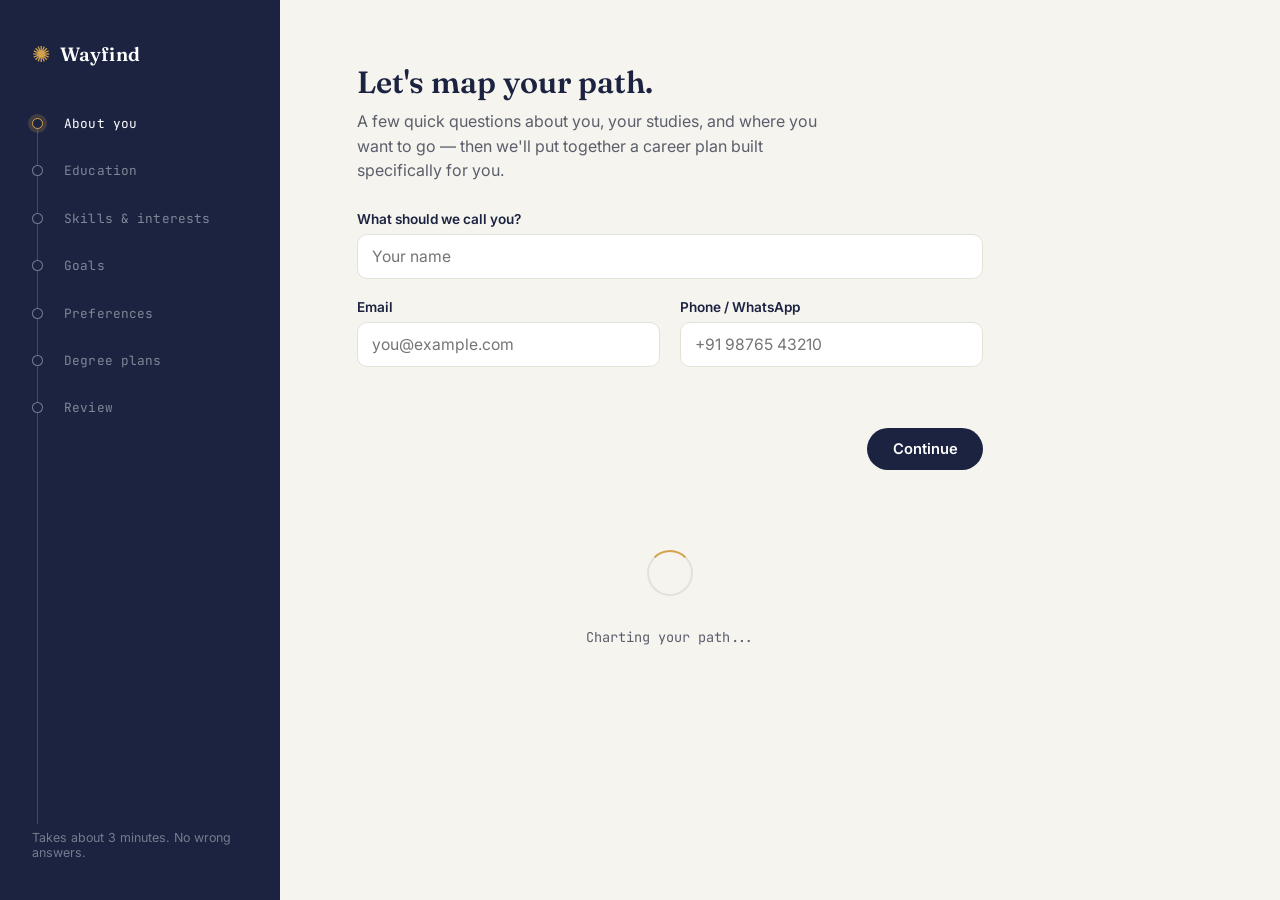
<file: career_guidance_system/frontend/index.html>
<!DOCTYPE html>
<html lang="en">
<head>
<meta charset="UTF-8">
<meta name="viewport" content="width=device-width, initial-scale=1.0">
<title>Wayfind — Find your career path</title>
<link rel="preconnect" href="https://fonts.googleapis.com">
<link href="https://fonts.googleapis.com/css2?family=Fraunces:opsz,wght@9..144,400;9..144,500;9..144,600&family=Inter:wght@400;500;600&family=JetBrains+Mono:wght@400;500&display=swap" rel="stylesheet">
<link rel="stylesheet" href="style.css">
</head>
<body>

<div class="app">

  <!-- Waypoint rail: encodes actual progress through the assessment -->
  <aside class="rail" aria-hidden="false">
    <div class="rail-brand">
      <span class="rail-mark">✺</span>
      <span class="rail-name">Wayfind</span>
    </div>
    <ol class="waypoints" id="waypoints">
      <li data-step="0"><span class="wp-dot"></span><span class="wp-label">About you</span></li>
      <li data-step="1"><span class="wp-dot"></span><span class="wp-label">Education</span></li>
      <li data-step="2"><span class="wp-dot"></span><span class="wp-label">Skills & interests</span></li>
      <li data-step="3"><span class="wp-dot"></span><span class="wp-label">Goals</span></li>
      <li data-step="4"><span class="wp-dot"></span><span class="wp-label">Preferences</span></li>
      <li data-step="5"><span class="wp-dot"></span><span class="wp-label">Degree plans</span></li>
      <li data-step="6"><span class="wp-dot"></span><span class="wp-label">Review</span></li>
    </ol>
    <p class="rail-note">Takes about 3 minutes. No wrong answers.</p>
  </aside>

  <main class="stage">

    <form id="quiz" novalidate>

      <!-- Step 0: About you -->
      <section class="step" data-step="0">
        <h1>Let's map your path.</h1>
        <p class="lede">A few quick questions about you, your studies, and where you want to go — then we'll put together a career plan built specifically for you.</p>
        <div class="field">
          <label for="name">What should we call you?</label>
          <input type="text" id="name" name="name" placeholder="Your name" required>
        </div>
        <div class="field-row">
          <div class="field">
            <label for="email">Email</label>
            <input type="email" id="email" name="email" placeholder="you@example.com" required>
          </div>
          <div class="field">
            <label for="phone">Phone / WhatsApp</label>
            <input type="tel" id="phone" name="phone" placeholder="+91 98765 43210" required>
          </div>
        </div>
      </section>

      <!-- Step 1: Education -->
      <section class="step" data-step="1" hidden>
        <h1>Where are you in your studies?</h1>
        <div class="field">
          <label for="current_education">Current education stage</label>
          <select id="current_education" name="current_education" required>
            <option value="" disabled selected>Choose one</option>
            <option>High School</option>
            <option>Undergraduate</option>
            <option>Postgraduate</option>
            <option>Working Professional</option>
            <option>Other</option>
          </select>
        </div>

        <div id="college-fields" hidden>
          <div class="field-row">
            <div class="field">
              <label for="degree_course">Degree / course</label>
              <input type="text" id="degree_course" name="degree_course" placeholder="e.g. B.Tech CSE">
            </div>
            <div class="field">
              <label for="current_year">Current year / semester</label>
              <input type="text" id="current_year" name="current_year" placeholder="e.g. 3rd year">
            </div>
          </div>
          <div class="field">
            <label for="college">College / university</label>
            <input type="text" id="college" name="college" placeholder="Your institution">
          </div>
        </div>
      </section>

      <!-- Step 2: Skills & interests -->
      <section class="step" data-step="2" hidden>
        <h1>What are you good at — and drawn to?</h1>
        <p class="lede">Type something and press Enter to add it as a tag.</p>
        <div class="field">
          <label for="skills_input">Skills you already have</label>
          <div class="tag-input" data-target="skills">
            <div class="tags" id="skills_tags"></div>
            <input type="text" id="skills_input" placeholder="e.g. Python, Public speaking, Excel">
          </div>
        </div>
        <div class="field">
          <label for="interests_input">Things you're interested in</label>
          <div class="tag-input" data-target="interests">
            <div class="tags" id="interests_tags"></div>
            <input type="text" id="interests_input" placeholder="e.g. Design, Healthcare, AI">
          </div>
        </div>
      </section>

      <!-- Step 3: Goals -->
      <section class="step" data-step="3" hidden>
        <h1>What are you working toward?</h1>
        <div class="field">
          <label for="career_goals">Describe your career goal in your own words</label>
          <textarea id="career_goals" name="career_goals" rows="3" placeholder="e.g. I want to become a data analyst and eventually lead a data team" required></textarea>
        </div>
        <div class="field-row">
          <div class="field">
            <label for="preferred_career_field">Preferred career field <span class="opt">(optional)</span></label>
            <input type="text" id="preferred_career_field" name="preferred_career_field" placeholder="e.g. Data Science">
          </div>
          <div class="field">
            <label for="current_experience">Current experience <span class="opt">(optional)</span></label>
            <input type="text" id="current_experience" name="current_experience" placeholder="Internships, projects, or 'None yet'">
          </div>
        </div>
      </section>

      <!-- Step 4: Preferences -->
      <section class="step" data-step="4" hidden>
        <h1>Any preferences we should factor in?</h1>
        <div class="field-row">
          <div class="field">
            <label for="preferred_location">Preferred location <span class="opt">(optional)</span></label>
            <input type="text" id="preferred_location" name="preferred_location" placeholder="City, state, or 'Anywhere'">
          </div>
          <div class="field">
            <label for="budget_preference">Budget for higher education <span class="opt">(optional)</span></label>
            <input type="text" id="budget_preference" name="budget_preference" placeholder="e.g. Under ₹5L, flexible">
          </div>
        </div>
      </section>

      <!-- Step 5: Degree plans (lead qualification) -->
      <section class="step" data-step="5" hidden>
        <h1>How are you thinking about your next degree?</h1>
        <div class="field">
          <div class="choice-grid" id="degree_mode_group" data-name="degree_mode">
            <button type="button" class="choice" data-value="Online Degree">Online Degree</button>
            <button type="button" class="choice" data-value="Offline/Regular Degree">Offline / Regular Degree</button>
            <button type="button" class="choice" data-value="Hybrid">Hybrid</button>
            <button type="button" class="choice" data-value="Distance Learning">Distance Learning</button>
            <button type="button" class="choice" data-value="Not Sure Yet">Not sure yet</button>
          </div>
        </div>
        <div class="field">
          <label>Would you like help choosing the right degree, university, or specialization?</label>
          <div class="choice-grid" id="counseling_group" data-name="counseling_interest">
            <button type="button" class="choice" data-value="Yes, I want counseling">Yes, I want counseling</button>
            <button type="button" class="choice" data-value="Yes, I want more information">Yes, send me more info</button>
            <button type="button" class="choice" data-value="Maybe, I'm exploring options">Maybe, I'm exploring</button>
            <button type="button" class="choice" data-value="No, I just want career guidance">No, just career guidance</button>
          </div>
        </div>
        <div class="field" id="specialization-field" hidden>
          <label for="preferred_specialization">Any specialization in mind? <span class="opt">(optional)</span></label>
          <input type="text" id="preferred_specialization" name="preferred_specialization" placeholder="e.g. Data Science, UI/UX">
        </div>
      </section>

      <!-- Step 6: Review -->
      <section class="step" data-step="6" hidden>
        <h1>Ready when you are.</h1>
        <p class="lede">We'll analyze your profile and generate a personalized career report — career paths, skills to build, degree options, and a step-by-step plan.</p>
        <div class="review-card" id="review-card"></div>
      </section>

    </form>

    <nav class="stepnav">
      <button type="button" id="btn-back" class="btn ghost">Back</button>
      <button type="button" id="btn-next" class="btn primary">Continue</button>
      <button type="button" id="btn-submit" class="btn primary" hidden>Generate my report</button>
    </nav>

    <!-- Loading state -->
    <div id="loading" class="loading" hidden>
      <div class="compass"></div>
      <p>Charting your path...</p>
    </div>

    <!-- Results -->
    <section id="results" class="results" hidden></section>

  </main>
</div>

<script src="script.js"></script>
</body>
</html>
</file>
<file: career_guidance_system/frontend/style.css>
/* ---------------------------------------------------------
   Wayfind — visual identity
   Palette: midnight indigo rail (#1B2340), warm paper stage (#F6F4EF),
            waypoint gold (#D4A24C), chart teal (#2F6F6D), ink (#22242B)
   Type: Fraunces (display) / Inter (body) / JetBrains Mono (utility)
--------------------------------------------------------- */

:root {
  --indigo: #1B2340;
  --indigo-soft: #262f52;
  --paper: #F6F4EF;
  --paper-card: #FFFFFF;
  --ink: #22242B;
  --ink-soft: #5B5E6B;
  --gold: #D4A24C;
  --teal: #2F6F6D;
  --teal-soft: #E4EFEE;
  --line: #E4E1D8;
  --radius: 14px;
}

* { box-sizing: border-box; }

html, body {
  margin: 0;
  padding: 0;
  background: var(--paper);
  color: var(--ink);
  font-family: 'Inter', sans-serif;
  -webkit-font-smoothing: antialiased;
}

@media (prefers-reduced-motion: reduce) {
  *, *::before, *::after { animation-duration: 0.001ms !important; transition-duration: 0.001ms !important; }
}

h1 {
  font-family: 'Fraunces', serif;
  font-weight: 600;
  font-size: clamp(1.6rem, 2.4vw, 2.2rem);
  line-height: 1.2;
  margin: 0 0 0.5rem;
  color: var(--indigo);
}

.lede {
  color: var(--ink-soft);
  font-size: 1rem;
  line-height: 1.55;
  margin: 0 0 1.75rem;
  max-width: 46ch;
}

.opt { color: var(--ink-soft); font-weight: 400; font-size: 0.85em; }

/* ---------------- Layout ---------------- */

.app {
  display: grid;
  grid-template-columns: 280px 1fr;
  min-height: 100vh;
}

.rail {
  background: var(--indigo);
  color: #fff;
  padding: 2.5rem 2rem;
  display: flex;
  flex-direction: column;
  position: sticky;
  top: 0;
  height: 100vh;
}

.rail-brand {
  display: flex;
  align-items: center;
  gap: 0.6rem;
  margin-bottom: 3rem;
}
.rail-mark {
  font-size: 1.4rem;
  color: var(--gold);
}
.rail-name {
  font-family: 'Fraunces', serif;
  font-weight: 600;
  font-size: 1.2rem;
  letter-spacing: 0.01em;
}

.waypoints {
  list-style: none;
  margin: 0;
  padding: 0;
  position: relative;
  flex: 1;
}
.waypoints::before {
  content: "";
  position: absolute;
  left: 5px;
  top: 6px;
  bottom: 6px;
  width: 1px;
  background: rgba(255,255,255,0.18);
}
.waypoints li {
  position: relative;
  padding-left: 2rem;
  padding-bottom: 1.9rem;
  font-family: 'JetBrains Mono', monospace;
  font-size: 0.8rem;
  letter-spacing: 0.01em;
  color: rgba(255,255,255,0.45);
  transition: color 0.3s ease;
}
.wp-dot {
  position: absolute;
  left: 0;
  top: 3px;
  width: 11px;
  height: 11px;
  border-radius: 50%;
  border: 1.5px solid rgba(255,255,255,0.4);
  background: var(--indigo);
  transition: all 0.3s ease;
}
.waypoints li.done .wp-dot {
  background: var(--gold);
  border-color: var(--gold);
}
.waypoints li.active {
  color: #fff;
}
.waypoints li.active .wp-dot {
  border-color: var(--gold);
  box-shadow: 0 0 0 4px rgba(212,162,76,0.2);
}

.rail-note {
  font-size: 0.78rem;
  color: rgba(255,255,255,0.4);
  margin: 0;
}

.stage {
  padding: 4rem 6vw 3rem;
  max-width: 780px;
}

/* ---------------- Form fields ---------------- */

.step { animation: rise 0.35s ease; }
@keyframes rise {
  from { opacity: 0; transform: translateY(8px); }
  to { opacity: 1; transform: translateY(0); }
}

.field { margin-bottom: 1.3rem; }
.field-row {
  display: grid;
  grid-template-columns: 1fr 1fr;
  gap: 1.2rem;
}
@media (max-width: 640px) {
  .field-row { grid-template-columns: 1fr; }
}

label {
  display: block;
  font-size: 0.85rem;
  font-weight: 600;
  color: var(--indigo);
  margin-bottom: 0.4rem;
}

input[type="text"], input[type="email"], input[type="tel"], select, textarea {
  width: 100%;
  font-family: 'Inter', sans-serif;
  font-size: 0.98rem;
  padding: 0.75rem 0.9rem;
  border: 1px solid var(--line);
  border-radius: 10px;
  background: var(--paper-card);
  color: var(--ink);
  outline: none;
  transition: border-color 0.2s ease, box-shadow 0.2s ease;
}
input:focus, select:focus, textarea:focus {
  border-color: var(--teal);
  box-shadow: 0 0 0 3px var(--teal-soft);
}
textarea { resize: vertical; font-family: 'Inter', sans-serif; }

/* Tag inputs */
.tag-input {
  border: 1px solid var(--line);
  border-radius: 10px;
  background: var(--paper-card);
  padding: 0.5rem 0.6rem;
}
.tag-input input {
  border: none;
  padding: 0.35rem 0.3rem;
  box-shadow: none !important;
}
.tags {
  display: flex;
  flex-wrap: wrap;
  gap: 0.4rem;
}
.tags:not(:empty) { margin-bottom: 0.3rem; }
.tag {
  display: inline-flex;
  align-items: center;
  gap: 0.4rem;
  background: var(--teal-soft);
  color: var(--teal);
  font-family: 'JetBrains Mono', monospace;
  font-size: 0.78rem;
  padding: 0.25rem 0.6rem;
  border-radius: 999px;
}
.tag button {
  background: none;
  border: none;
  color: var(--teal);
  cursor: pointer;
  font-size: 0.9rem;
  line-height: 1;
  padding: 0;
}

/* Choice buttons (radio-like) */
.choice-grid {
  display: flex;
  flex-wrap: wrap;
  gap: 0.6rem;
  margin-top: 0.5rem;
}
.choice {
  font-family: 'Inter', sans-serif;
  font-size: 0.88rem;
  padding: 0.6rem 1rem;
  border-radius: 999px;
  border: 1px solid var(--line);
  background: var(--paper-card);
  color: var(--ink);
  cursor: pointer;
  transition: all 0.15s ease;
}
.choice:hover { border-color: var(--teal); }
.choice.selected {
  background: var(--indigo);
  border-color: var(--indigo);
  color: #fff;
}

/* Review card */
.review-card {
  background: var(--paper-card);
  border: 1px solid var(--line);
  border-radius: var(--radius);
  padding: 1.2rem 1.4rem;
  font-family: 'JetBrains Mono', monospace;
  font-size: 0.82rem;
  line-height: 1.9;
  color: var(--ink-soft);
}
.review-card b { color: var(--ink); }

/* ---------------- Nav ---------------- */

.stepnav {
  display: flex;
  justify-content: space-between;
  margin-top: 2.5rem;
  max-width: 780px;
}
.btn {
  font-family: 'Inter', sans-serif;
  font-weight: 600;
  font-size: 0.92rem;
  padding: 0.75rem 1.6rem;
  border-radius: 999px;
  border: none;
  cursor: pointer;
  transition: transform 0.15s ease, opacity 0.15s ease;
}
.btn:active { transform: scale(0.97); }
.btn.primary { background: var(--indigo); color: #fff; margin-left: auto; }
.btn.primary:hover { background: var(--indigo-soft); }
.btn.ghost { background: transparent; color: var(--ink-soft); border: 1px solid var(--line); }
.btn.ghost:disabled { opacity: 0; pointer-events: none; }

/* ---------------- Loading ---------------- */

.loading {
  display: flex;
  flex-direction: column;
  align-items: center;
  gap: 1.2rem;
  padding: 5rem 0;
  color: var(--ink-soft);
  font-family: 'JetBrains Mono', monospace;
  font-size: 0.85rem;
}
.compass {
  width: 46px;
  height: 46px;
  border-radius: 50%;
  border: 2px solid var(--line);
  border-top-color: var(--gold);
  animation: spin 0.9s linear infinite;
}
@keyframes spin { to { transform: rotate(360deg); } }

/* ---------------- Results ---------------- */

.results { animation: rise 0.4s ease; max-width: 780px; }

.results .lead-banner {
  background: var(--teal-soft);
  color: var(--teal);
  border-radius: 10px;
  padding: 0.8rem 1.1rem;
  font-size: 0.88rem;
  margin-bottom: 2rem;
  font-family: 'JetBrains Mono', monospace;
}

.result-block { margin-bottom: 2.4rem; }
.result-block h2 {
  font-family: 'Fraunces', serif;
  font-size: 1.2rem;
  color: var(--indigo);
  margin: 0 0 0.9rem;
  padding-bottom: 0.5rem;
  border-bottom: 1px solid var(--line);
}

.summary-text {
  font-size: 1.05rem;
  line-height: 1.65;
  color: var(--ink);
  font-family: 'Fraunces', serif;
}

.career-card {
  background: var(--paper-card);
  border: 1px solid var(--line);
  border-radius: var(--radius);
  padding: 1.1rem 1.3rem;
  margin-bottom: 0.9rem;
}
.career-card h3 {
  margin: 0 0 0.4rem;
  font-size: 1.02rem;
  color: var(--indigo);
}
.career-card p { margin: 0 0 0.6rem; color: var(--ink-soft); font-size: 0.92rem; line-height: 1.5; }
.pill-row { display: flex; flex-wrap: wrap; gap: 0.4rem; margin-top: 0.3rem; }
.pill {
  font-family: 'JetBrains Mono', monospace;
  font-size: 0.72rem;
  padding: 0.22rem 0.55rem;
  border-radius: 999px;
  background: var(--teal-soft);
  color: var(--teal);
}
.pill.gap { background: #FBEFE1; color: var(--gold); }

.chip-list { display: flex; flex-wrap: wrap; gap: 0.5rem; }
.chip {
  background: var(--indigo);
  color: #fff;
  font-family: 'JetBrains Mono', monospace;
  font-size: 0.78rem;
  padding: 0.35rem 0.8rem;
  border-radius: 999px;
}

.plan-columns {
  display: grid;
  grid-template-columns: 1fr 1fr;
  gap: 1.2rem;
}
@media (max-width: 640px) { .plan-columns { grid-template-columns: 1fr; } }
.plan-col {
  background: var(--paper-card);
  border: 1px solid var(--line);
  border-radius: var(--radius);
  padding: 1.1rem 1.3rem;
}
.plan-col h4 {
  margin: 0 0 0.7rem;
  font-family: 'JetBrains Mono', monospace;
  font-size: 0.78rem;
  text-transform: uppercase;
  letter-spacing: 0.05em;
  color: var(--gold);
}
.plan-col ul { margin: 0; padding-left: 1.1rem; color: var(--ink-soft); font-size: 0.9rem; line-height: 1.7; }

.recommendation-box {
  background: var(--indigo);
  color: #fff;
  border-radius: var(--radius);
  padding: 1.4rem 1.6rem;
  font-family: 'Fraunces', serif;
  font-size: 1.05rem;
  line-height: 1.6;
}

.institution-row {
  display: flex;
  justify-content: space-between;
  gap: 1rem;
  padding: 0.7rem 0;
  border-bottom: 1px solid var(--line);
  font-size: 0.9rem;
}
.institution-row:last-child { border-bottom: none; }
.institution-row .badge {
  font-family: 'JetBrains Mono', monospace;
  font-size: 0.68rem;
  color: var(--ink-soft);
  white-space: nowrap;
}

.error-box {
  background: #FDEEEE;
  color: #A3403C;
  border-radius: 10px;
  padding: 1rem 1.2rem;
  font-size: 0.9rem;
}

@media (max-width: 860px) {
  .app { grid-template-columns: 1fr; }
  .rail { position: relative; height: auto; padding: 1.6rem; }
  .waypoints { display: flex; overflow-x: auto; gap: 0; }
  .waypoints::before { display: none; }
  .waypoints li { padding-left: 0; padding-right: 1.4rem; padding-bottom: 0; white-space: nowrap; }
  .stage { padding: 2rem 6vw 3rem; }
}
</file>
